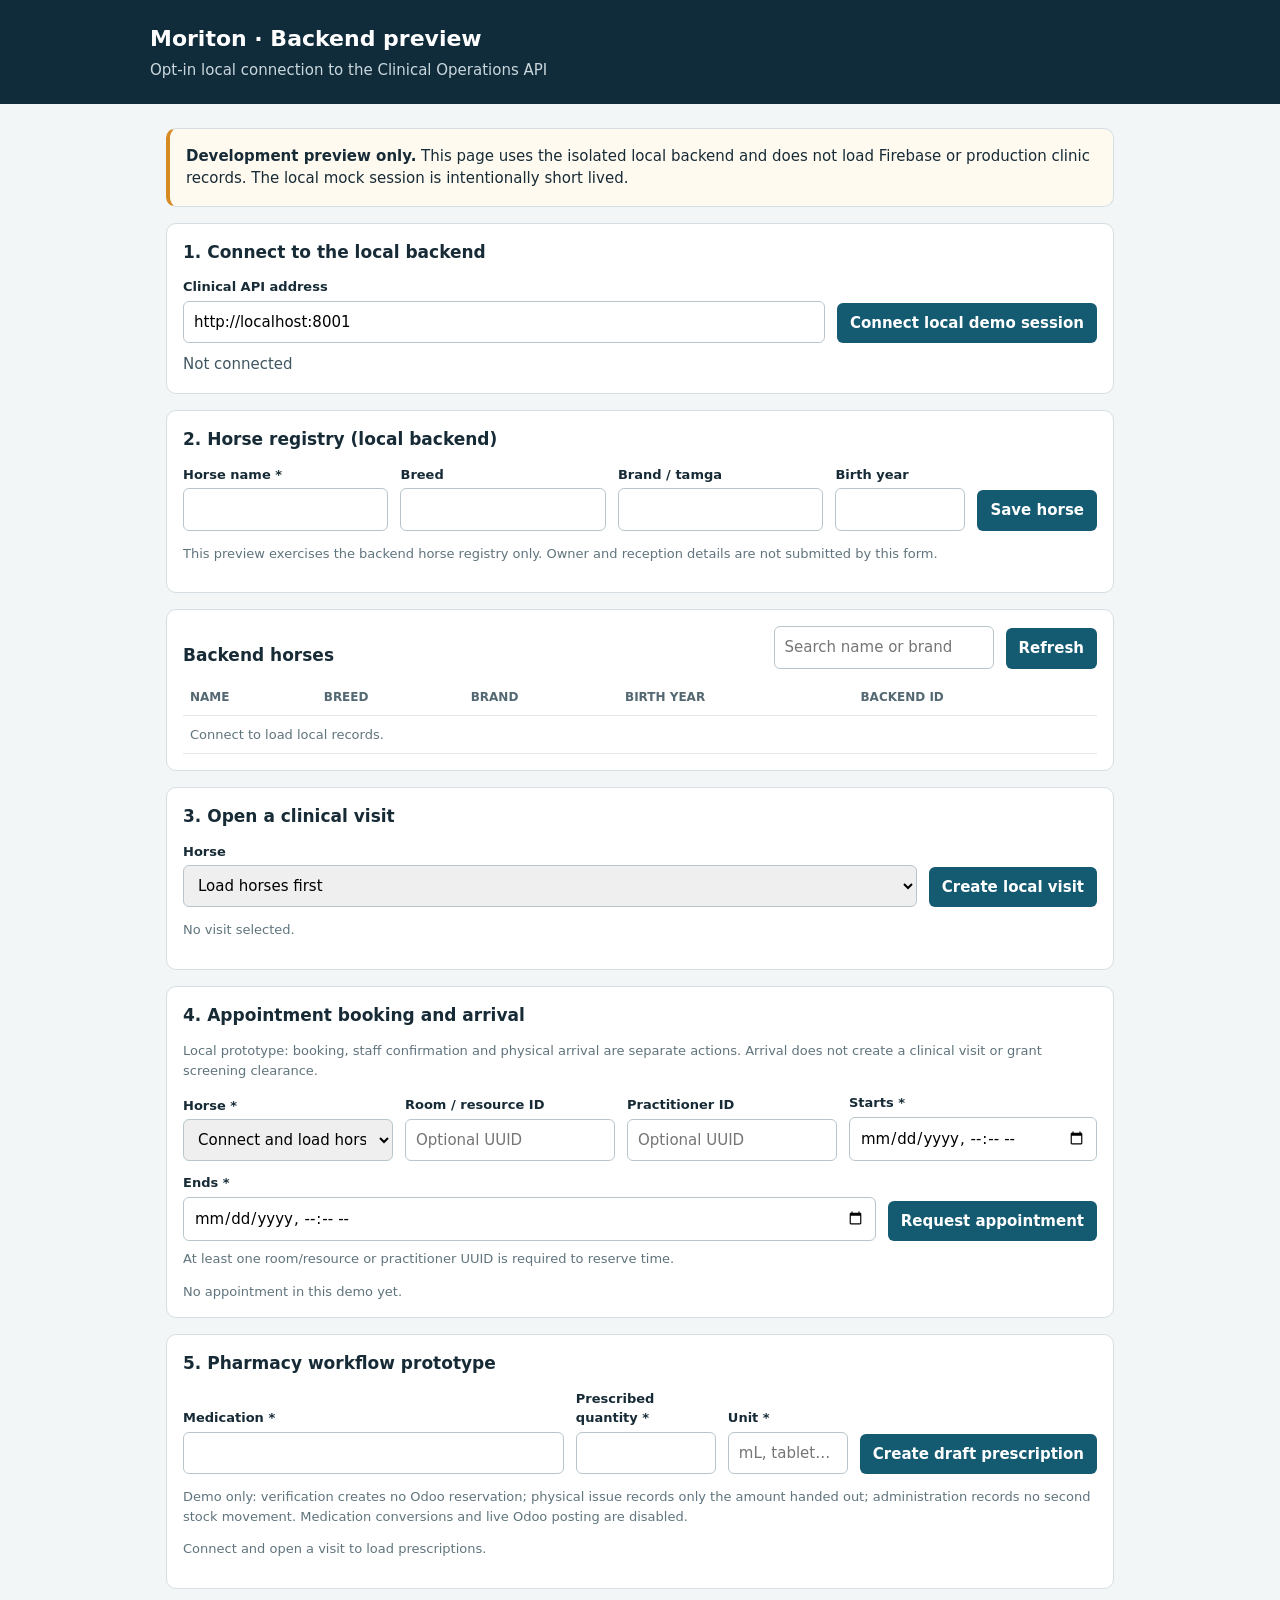
<file: backend-preview.html>
<!doctype html>
<html lang="en">
<head>
  <meta charset="utf-8">
  <meta name="viewport" content="width=device-width, initial-scale=1">
  <meta name="theme-color" content="#102b3a">
  <title>Moriton backend preview</title>
  <style>
    :root { color-scheme: light; font: 15px/1.5 system-ui, sans-serif; color: #172b36; background: #f3f6f7; }
    * { box-sizing: border-box; }
    body { margin: 0; }
    header { padding: 22px max(20px, calc((100vw - 980px)/2)); color: white; background: #102b3a; }
    header h1 { margin: 0; font-size: 22px; }
    header p { margin: 4px 0 0; color: #cad7dc; }
    main { max-width: 980px; margin: 24px auto; padding: 0 16px; }
    .notice, .card { border: 1px solid #d5dfe3; border-radius: 10px; background: white; padding: 16px; margin-bottom: 16px; }
    .notice { border-left: 4px solid #d68a24; background: #fffaf0; }
    h2 { margin: 0 0 12px; font-size: 17px; }
    .row { display: flex; flex-wrap: wrap; gap: 12px; align-items: end; }
    label { display: block; margin-bottom: 4px; font-size: 13px; font-weight: 650; }
    input { width: 100%; padding: 9px 10px; border: 1px solid #b8c6cc; border-radius: 6px; font: inherit; }
    .field { flex: 1 1 180px; }
    button { padding: 9px 13px; border: 0; border-radius: 6px; color: white; background: #145b72; font: inherit; font-weight: 650; cursor: pointer; }
    button:disabled { opacity: .55; cursor: wait; }
    #status { min-height: 24px; margin: 10px 0 0; color: #405660; }
    #status.error { color: #a52b2b; }
    #status.ok { color: #177144; }
    table { width: 100%; border-collapse: collapse; }
    th, td { padding: 9px 7px; border-bottom: 1px solid #e2e8ea; text-align: left; }
    th { color: #536872; font-size: 12px; text-transform: uppercase; }
    .muted { color: #60747d; font-size: 13px; }
    @media (max-width: 600px) { th:nth-child(3), td:nth-child(3) { display: none; } }
  </style>
</head>
<body>
  <header>
    <h1>Moriton · Backend preview</h1>
    <p>Opt-in local connection to the Clinical Operations API</p>
  </header>
  <main>
    <div class="notice"><strong>Development preview only.</strong> This page uses the isolated local backend and does not load Firebase or production clinic records. The local mock session is intentionally short lived.</div>
    <section class="card">
      <h2>1. Connect to the local backend</h2>
      <div class="row">
        <div class="field"><label for="api-base">Clinical API address</label><input id="api-base" value="http://localhost:8001" autocomplete="url"></div>
        <button id="connect" type="button">Connect local demo session</button>
      </div>
      <div id="status" role="status" aria-live="polite">Not connected</div>
    </section>
    <section class="card">
      <h2>2. Horse registry (local backend)</h2>
      <form id="horse-form" class="row">
        <div class="field"><label for="horse-name">Horse name *</label><input id="horse-name" required maxlength="160"></div>
        <div class="field"><label for="horse-breed">Breed</label><input id="horse-breed" maxlength="120"></div>
        <div class="field"><label for="horse-tamga">Brand / tamga</label><input id="horse-tamga" maxlength="120"></div>
        <div class="field" style="flex:0 1 130px"><label for="horse-year">Birth year</label><input id="horse-year" type="number" min="1900" max="2100"></div>
        <button id="save-horse" type="submit">Save horse</button>
      </form>
      <p class="muted">This preview exercises the backend horse registry only. Owner and reception details are not submitted by this form.</p>
    </section>
    <section class="card">
      <div class="row" style="justify-content:space-between;margin-bottom:10px">
        <h2 style="margin:0">Backend horses</h2>
        <div class="row"><input id="search" placeholder="Search name or brand" aria-label="Search horses" style="width:220px"><button id="refresh" type="button">Refresh</button></div>
      </div>
      <div style="overflow:auto"><table><thead><tr><th>Name</th><th>Breed</th><th>Brand</th><th>Birth year</th><th>Backend ID</th></tr></thead><tbody id="horse-rows"><tr><td class="muted" colspan="5">Connect to load local records.</td></tr></tbody></table></div>
    </section>
    <section class="card">
      <h2>3. Open a clinical visit</h2>
      <div class="row">
        <div class="field"><label for="visit-horse">Horse</label><select id="visit-horse" style="width:100%;padding:10px;border:1px solid #b8c6cc;border-radius:6px;font:inherit"><option value="">Load horses first</option></select></div>
        <button id="create-visit" type="button">Create local visit</button>
      </div>
      <p id="visit-status" class="muted">No visit selected.</p>
    </section>
    <section class="card" id="appointment-demo">
      <h2>4. Appointment booking and arrival</h2>
      <p class="muted">Local prototype: booking, staff confirmation and physical arrival are separate actions. Arrival does not create a clinical visit or grant screening clearance.</p>
      <form id="appointment-form" class="row" style="margin-top:12px">
        <div class="field"><label for="appointment-horse">Horse *</label><select id="appointment-horse" required style="width:100%;padding:10px;border:1px solid #b8c6cc;border-radius:6px;font:inherit"><option value="">Connect and load horses first</option></select></div>
        <div class="field"><label for="appointment-resource">Room / resource ID</label><input id="appointment-resource" placeholder="Optional UUID"></div>
        <div class="field"><label for="appointment-practitioner">Practitioner ID</label><input id="appointment-practitioner" placeholder="Optional UUID"></div>
        <div class="field"><label for="appointment-start">Starts *</label><input id="appointment-start" type="datetime-local" required></div>
        <div class="field"><label for="appointment-end">Ends *</label><input id="appointment-end" type="datetime-local" required></div>
        <button id="request-appointment" type="submit">Request appointment</button>
      </form>
      <p class="muted" style="margin-top:8px">At least one room/resource or practitioner UUID is required to reserve time.</p>
      <div id="appointment-status" class="muted" role="status" aria-live="polite">No appointment in this demo yet.</div>
      <div id="appointment-records"></div>
    </section>
    <section class="card">
      <h2>5. Pharmacy workflow prototype</h2>
      <form id="prescription-form" class="row">
        <div class="field"><label for="medicine-name">Medication *</label><input id="medicine-name" required maxlength="200"></div>
        <div class="field" style="flex:0 1 140px"><label for="prescribed-quantity">Prescribed quantity *</label><input id="prescribed-quantity" type="number" min="0.0001" step="0.0001" required></div>
        <div class="field" style="flex:0 1 120px"><label for="medicine-unit">Unit *</label><input id="medicine-unit" placeholder="mL, tablet…" required maxlength="32"></div>
        <button id="create-prescription" type="submit">Create draft prescription</button>
      </form>
      <p class="muted">Demo only: verification creates no Odoo reservation; physical issue records only the amount handed out; administration records no second stock movement. Medication conversions and live Odoo posting are disabled.</p>
      <div id="prescriptions"><p class="muted">Connect and open a visit to load prescriptions.</p></div>
    </section>
  </main>
  <script src="backend-preview.js"></script>
</body>
</html>
</file>
